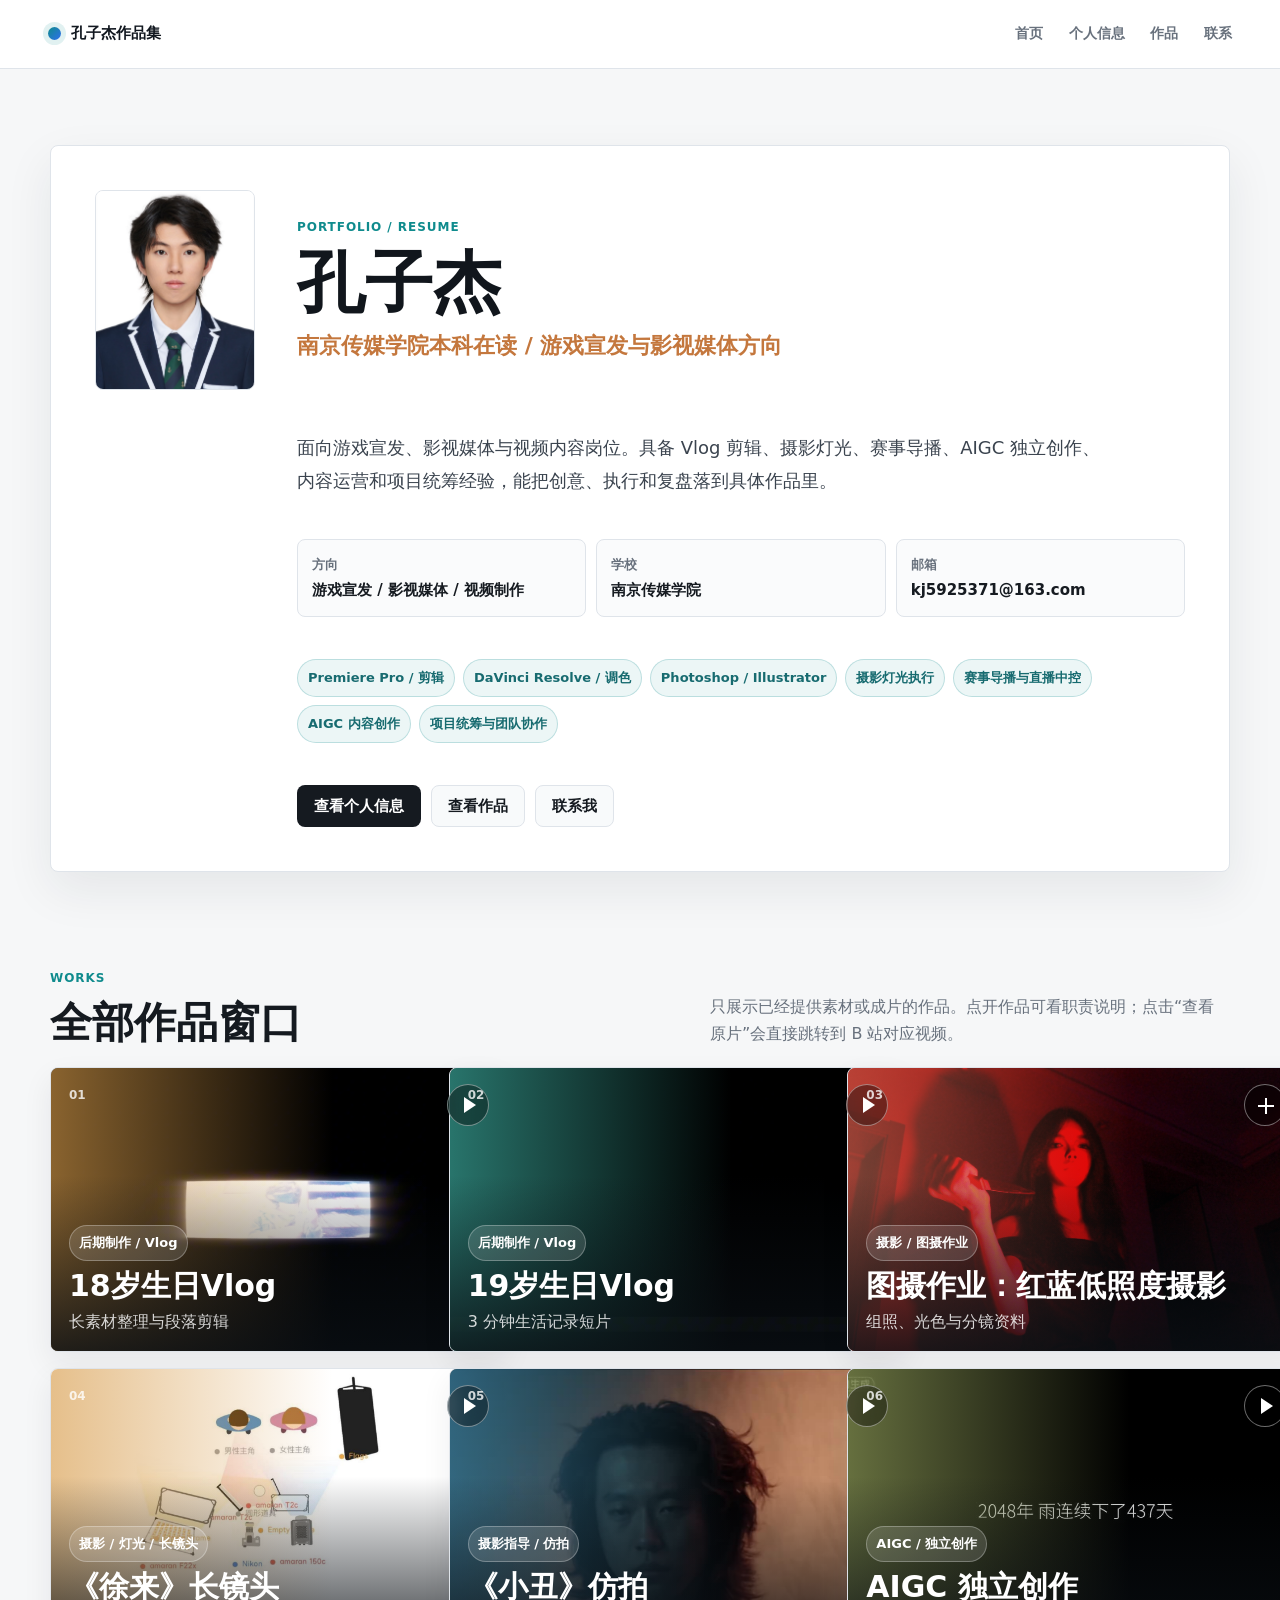
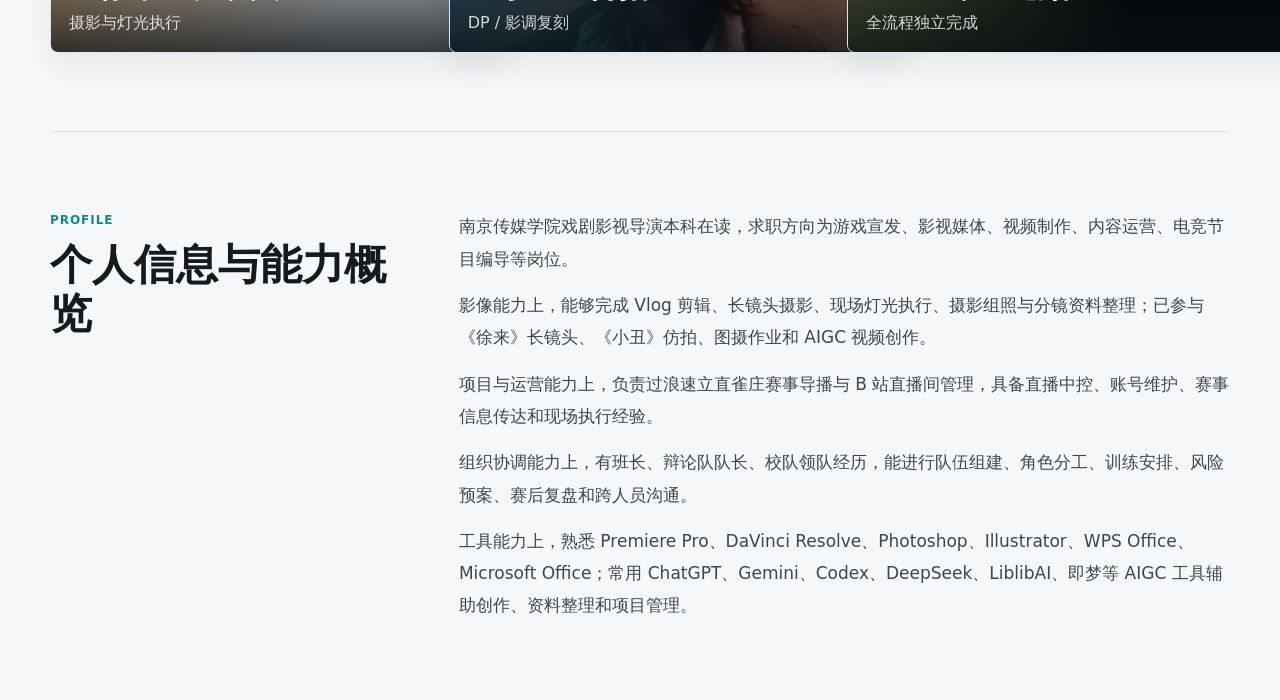
<file: index.html>
<!doctype html>
<html lang="zh-CN">
  <head>
    <meta charset="utf-8" />
    <meta name="viewport" content="width=device-width, initial-scale=1" />
    <title>视频创作者作品集</title>
    <meta
      name="description"
      content="孔子杰面试作品集：Vlog 剪辑、摄影、灯光、长镜头、仿拍、AIGC 创作与个人经历。"
    />
    <meta name="author" content="孔子杰" />
    <meta name="keywords" content="孔子杰, 视频作品集, Vlog, 摄影, 灯光, 长镜头, AIGC, 游戏宣发, 影视媒体" />
    <meta name="robots" content="index, follow" />
    <meta property="og:type" content="website" />
    <meta property="og:title" content="孔子杰视频创作者作品集" />
    <meta
      property="og:description"
      content="孔子杰面试作品集：Vlog 剪辑、摄影灯光、长镜头、仿拍、AIGC 创作与个人经历。"
    />
    <meta property="og:image" content="assets/hero-portfolio.png" />
    <meta name="twitter:card" content="summary_large_image" />
    <link rel="canonical" href="https://litu03140-sys.github.io/video-portfolio/" />
    <link rel="icon" href="assets/favicon.svg" type="image/svg+xml" />
    <link rel="preload" as="image" href="assets/hero-portfolio.png" />
    <link rel="stylesheet" href="styles.css" />
    <script type="application/ld+json" id="structured-data">{}</script>
  </head>
  <body>
    <header class="site-header">
      <a class="brand" href="#top">
        <span class="brand-mark" aria-hidden="true"></span>
        <span id="site-brand"></span>
      </a>
      <nav class="nav-links" id="site-nav" aria-label="主导航"></nav>
    </header>

    <main id="top">
      <section class="first-screen" aria-labelledby="hero-title">
        <section class="profile-panel" aria-label="个人信息">
          <div class="profile-head">
            <img class="profile-photo" id="profile-photo" src="assets/profile-kong-zijie.jpg" alt="" />
            <div>
              <p class="eyebrow" id="hero-eyebrow"></p>
              <h1 id="hero-title"></h1>
              <p class="hero-role" id="hero-role"></p>
            </div>
          </div>
          <p class="hero-copy" id="hero-copy"></p>
          <dl class="profile-facts" id="profile-facts"></dl>
          <div class="profile-tags" id="profile-tags"></div>
          <div class="hero-actions" id="hero-actions"></div>
        </section>
      </section>

      <section id="works" class="section-wrap" aria-labelledby="works-title">
        <div class="section-heading">
          <div>
            <p class="eyebrow" id="works-eyebrow"></p>
            <h2 id="works-title"></h2>
          </div>
          <p id="works-note"></p>
        </div>
        <div class="project-grid" id="project-grid"></div>
      </section>

      <section id="about" class="about section-wrap" aria-labelledby="about-title">
        <div>
          <p class="eyebrow" id="about-eyebrow"></p>
          <h2 id="about-title"></h2>
        </div>
        <div class="about-copy" id="about-copy"></div>
      </section>
    </main>

    <dialog class="project-dialog" id="project-dialog" aria-labelledby="dialog-title">
      <button class="dialog-close" id="dialog-close" type="button" aria-label="关闭">×</button>
      <div class="dialog-media" id="dialog-media"></div>
      <div class="dialog-body">
        <p class="eyebrow" id="dialog-category"></p>
        <h2 id="dialog-title"></h2>
        <p id="dialog-description"></p>
        <dl class="detail-list">
          <div>
            <dt id="dialog-role-label"></dt>
            <dd id="dialog-role"></dd>
          </div>
          <div>
            <dt id="dialog-focus-label"></dt>
            <dd id="dialog-focus"></dd>
          </div>
          <div>
            <dt id="dialog-output-label"></dt>
            <dd id="dialog-output"></dd>
          </div>
        </dl>
        <div class="dialog-gallery" id="dialog-gallery"></div>
        <div class="dialog-actions" id="dialog-actions"></div>
      </div>
    </dialog>

    <script src="content.js"></script>
    <script src="script.js"></script>
  </body>
</html>
</file>
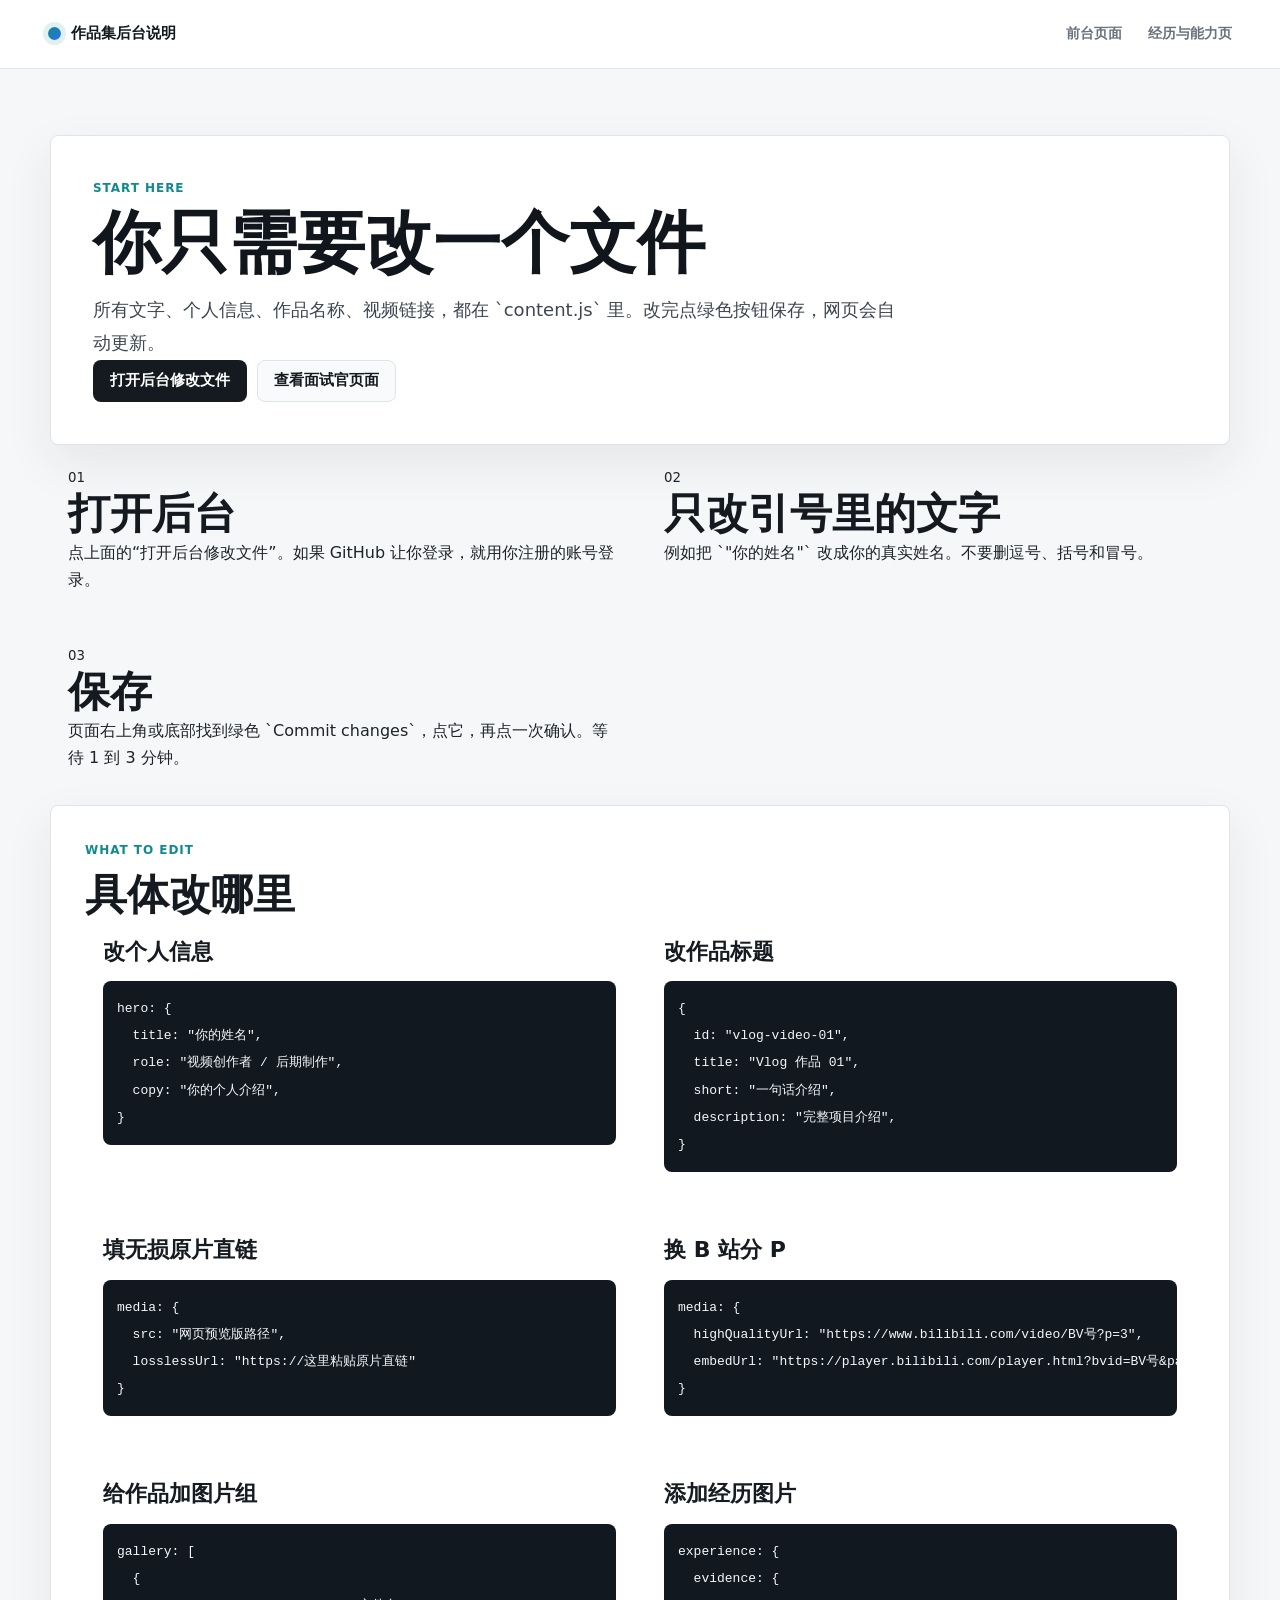
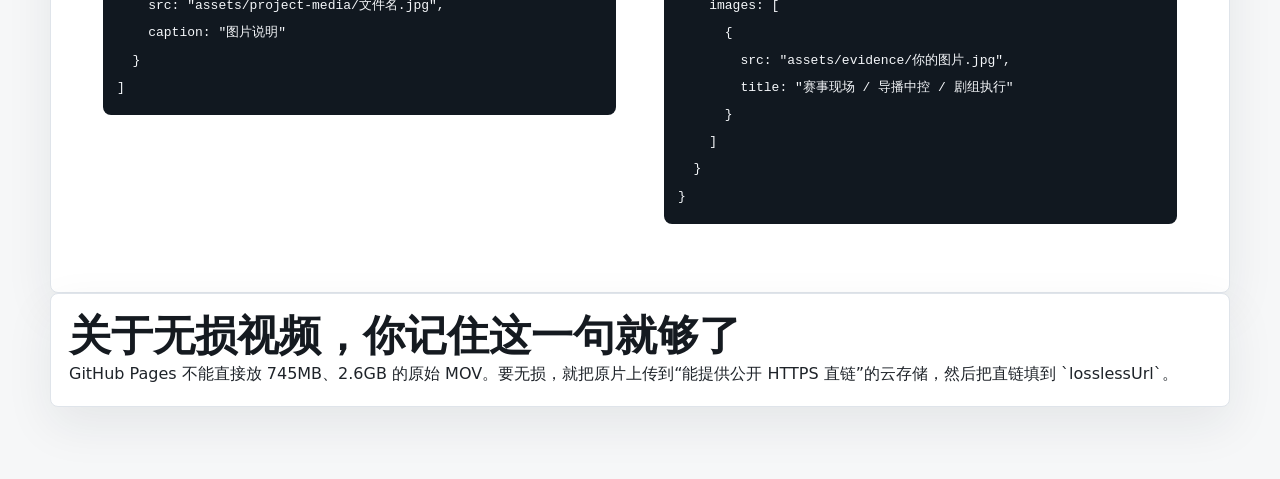
<file: admin.html>
<!doctype html>
<html lang="zh-CN">
  <head>
    <meta charset="utf-8" />
    <meta name="viewport" content="width=device-width, initial-scale=1" />
    <title>后台修改说明 | 视频作品集</title>
    <meta name="robots" content="noindex, nofollow" />
    <link rel="icon" href="assets/favicon.svg" type="image/svg+xml" />
    <link rel="stylesheet" href="styles.css" />
  </head>
  <body class="admin-page">
    <header class="site-header">
      <a class="brand" href="index.html">
        <span class="brand-mark" aria-hidden="true"></span>
        <span>作品集后台说明</span>
      </a>
      <nav class="nav-links" aria-label="后台说明导航">
        <a href="index.html">前台页面</a>
        <a href="experience.html">经历与能力页</a>
      </nav>
    </header>

    <main class="admin-main">
      <section class="admin-hero" aria-labelledby="admin-title">
        <p class="eyebrow">Start Here</p>
        <h1 id="admin-title">你只需要改一个文件</h1>
        <p>所有文字、个人信息、作品名称、视频链接，都在 `content.js` 里。改完点绿色按钮保存，网页会自动更新。</p>
        <div class="hero-actions">
          <a class="button primary" href="https://github.com/litu03140-sys/video-portfolio/edit/main/content.js">
            打开后台修改文件
          </a>
          <a class="button secondary" href="https://litu03140-sys.github.io/video-portfolio/">
            查看面试官页面
          </a>
        </div>
      </section>

      <section class="admin-steps" aria-label="修改步骤">
        <article>
          <small>01</small>
          <h2>打开后台</h2>
          <p>点上面的“打开后台修改文件”。如果 GitHub 让你登录，就用你注册的账号登录。</p>
        </article>
        <article>
          <small>02</small>
          <h2>只改引号里的文字</h2>
          <p>例如把 `"你的姓名"` 改成你的真实姓名。不要删逗号、括号和冒号。</p>
        </article>
        <article>
          <small>03</small>
          <h2>保存</h2>
          <p>页面右上角或底部找到绿色 `Commit changes`，点它，再点一次确认。等待 1 到 3 分钟。</p>
        </article>
      </section>

      <section class="admin-guide" aria-label="具体改哪里">
        <div>
          <p class="eyebrow">What To Edit</p>
          <h2>具体改哪里</h2>
        </div>
        <div class="guide-list">
          <article>
            <h3>改个人信息</h3>
            <pre><code>hero: {
  title: "你的姓名",
  role: "视频创作者 / 后期制作",
  copy: "你的个人介绍",
}</code></pre>
          </article>
          <article>
            <h3>改作品标题</h3>
            <pre><code>{
  id: "vlog-video-01",
  title: "Vlog 作品 01",
  short: "一句话介绍",
  description: "完整项目介绍",
}</code></pre>
          </article>
          <article id="lossless-url">
            <h3>填无损原片直链</h3>
            <pre><code>media: {
  src: "网页预览版路径",
  losslessUrl: "https://这里粘贴原片直链"
}</code></pre>
          </article>
          <article>
            <h3>换 B 站分 P</h3>
            <pre><code>media: {
  highQualityUrl: "https://www.bilibili.com/video/BV号?p=3",
  embedUrl: "https://player.bilibili.com/player.html?bvid=BV号&page=3&high_quality=1&autoplay=0"
}</code></pre>
          </article>
          <article>
            <h3>给作品加图片组</h3>
            <pre><code>gallery: [
  {
    src: "assets/project-media/文件名.jpg",
    caption: "图片说明"
  }
]</code></pre>
          </article>
          <article>
            <h3>添加经历图片</h3>
            <pre><code>experience: {
  evidence: {
    images: [
      {
        src: "assets/evidence/你的图片.jpg",
        title: "赛事现场 / 导播中控 / 剧组执行"
      }
    ]
  }
}</code></pre>
          </article>
        </div>
      </section>

      <section class="admin-warning">
        <h2>关于无损视频，你记住这一句就够了</h2>
        <p>GitHub Pages 不能直接放 745MB、2.6GB 的原始 MOV。要无损，就把原片上传到“能提供公开 HTTPS 直链”的云存储，然后把直链填到 `losslessUrl`。</p>
      </section>
    </main>
  </body>
</html>
</file>
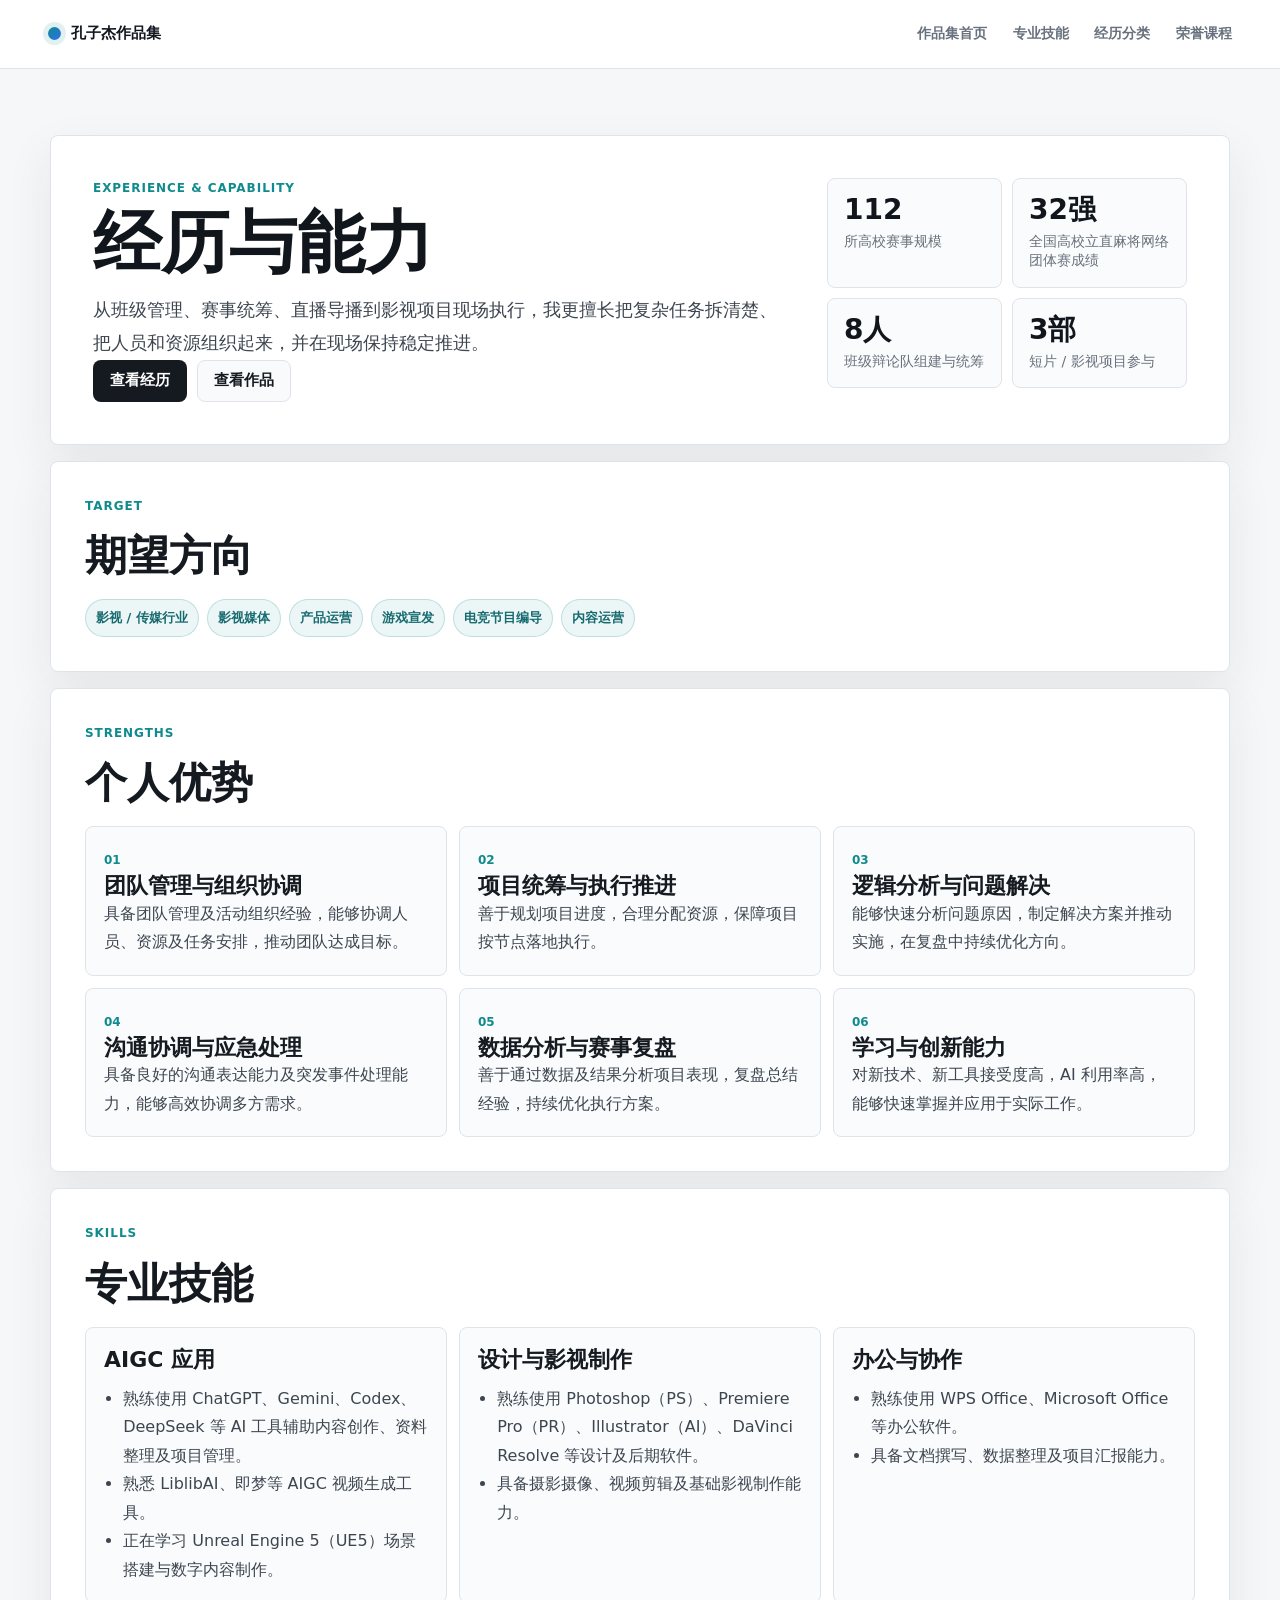
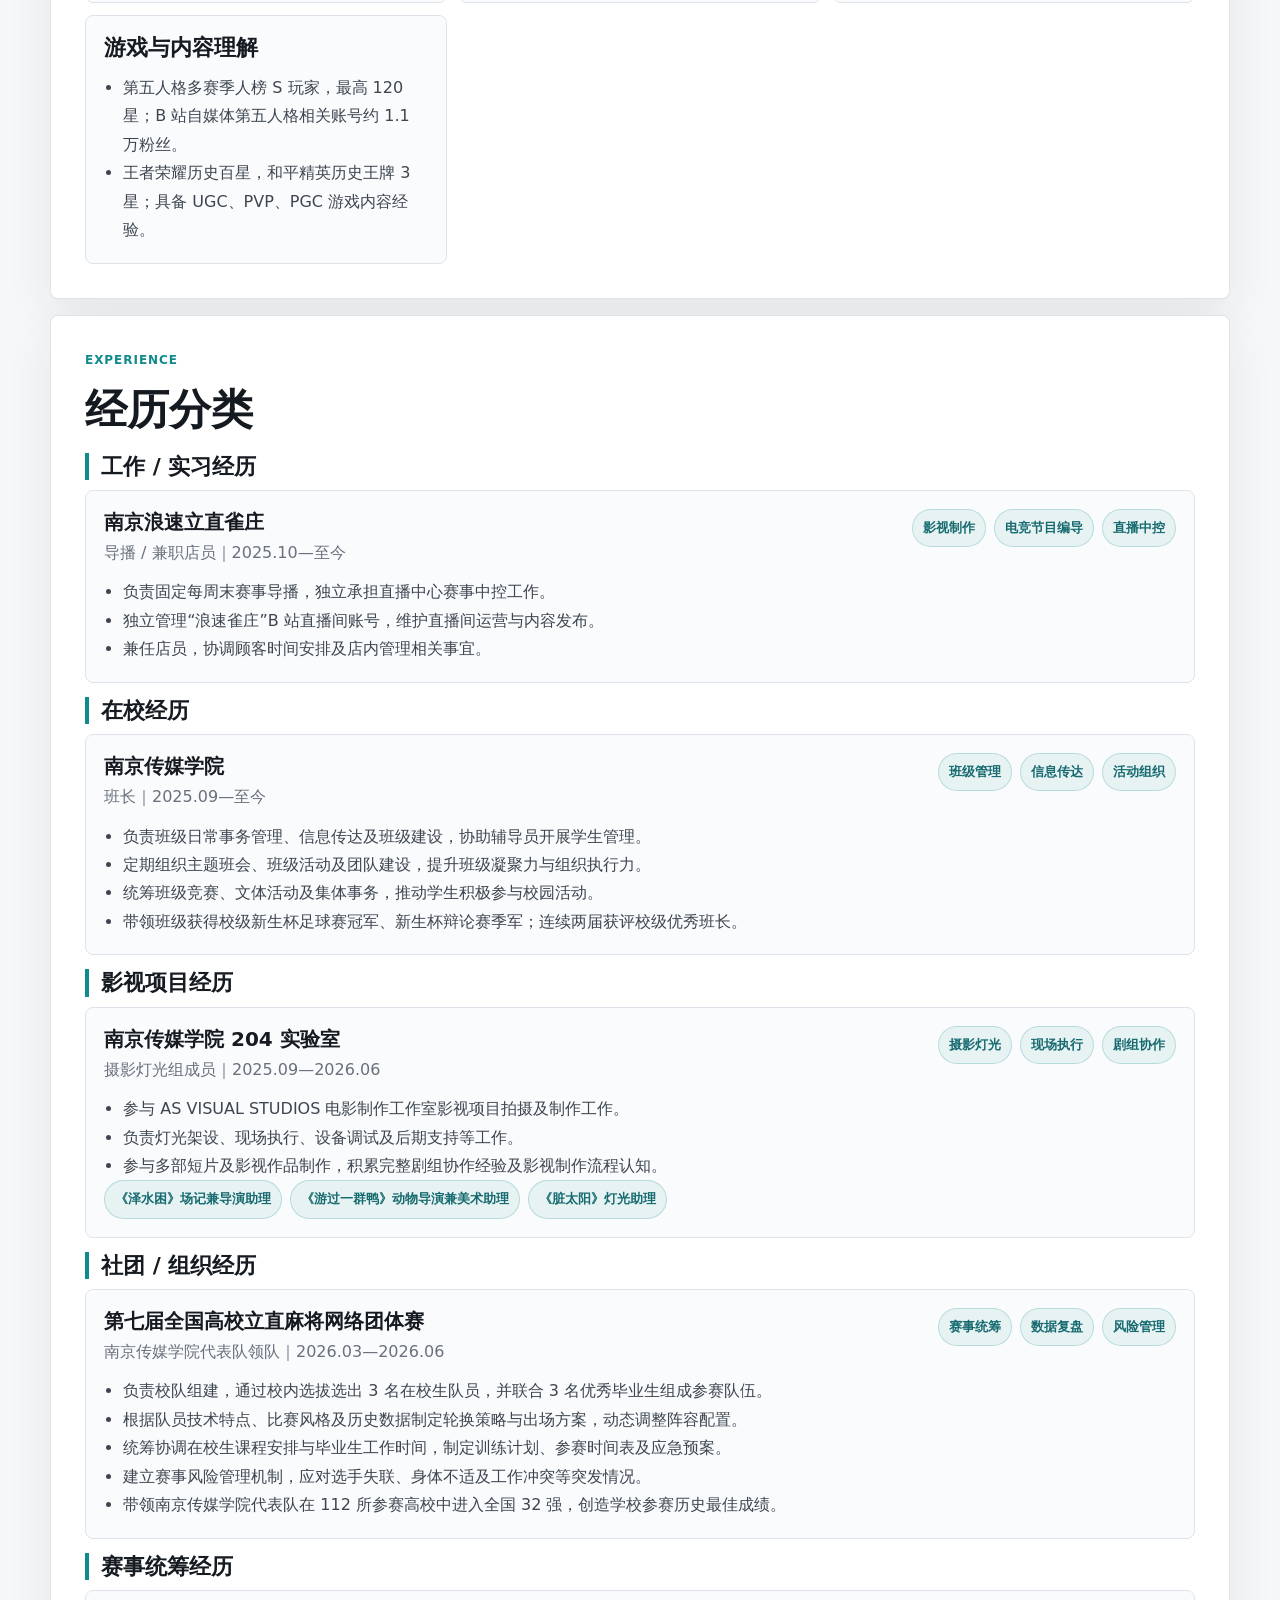
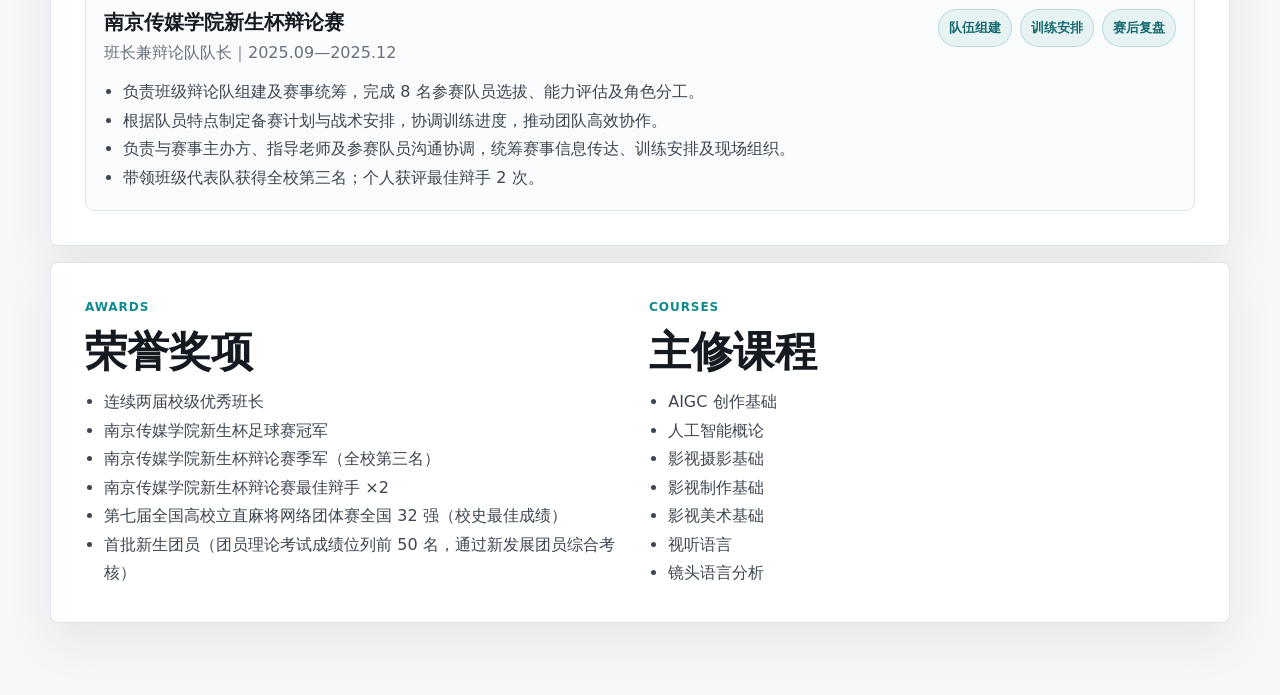
<file: experience.html>
<!doctype html>
<html lang="zh-CN">
  <head>
    <meta charset="utf-8" />
    <meta name="viewport" content="width=device-width, initial-scale=1" />
    <title>经历与能力 | 孔子杰作品集</title>
    <meta
      name="description"
      content="孔子杰的个人优势、专业技能、影视项目、赛事统筹与导播运营经历。"
    />
    <meta name="robots" content="index, follow" />
    <link rel="canonical" href="https://litu03140-sys.github.io/video-portfolio/experience.html" />
    <link rel="icon" href="assets/favicon.svg" type="image/svg+xml" />
    <link rel="stylesheet" href="styles.css" />
  </head>
  <body class="experience-page">
    <header class="site-header">
      <a class="brand" href="index.html">
        <span class="brand-mark" aria-hidden="true"></span>
        <span id="experience-brand"></span>
      </a>
      <nav class="nav-links" aria-label="经历页面导航">
        <a href="index.html">作品集首页</a>
        <a href="#skills">专业技能</a>
        <a href="#experience-groups">经历分类</a>
        <a href="#awards">荣誉课程</a>
      </nav>
    </header>

    <main class="experience-main">
      <section class="experience-hero" aria-labelledby="experience-title">
        <div>
          <p class="eyebrow" id="experience-eyebrow"></p>
          <h1 id="experience-title"></h1>
          <p id="experience-copy"></p>
          <div class="hero-actions">
            <a class="button primary" href="#experience-groups">查看经历</a>
            <a class="button secondary" href="index.html#works">查看作品</a>
          </div>
        </div>
        <div class="experience-stats" id="experience-stats"></div>
      </section>

      <section class="experience-section" aria-labelledby="roles-title">
        <div class="experience-heading">
          <p class="eyebrow">Target</p>
          <h2 id="roles-title">期望方向</h2>
        </div>
        <div class="role-strip" id="role-strip"></div>
      </section>

      <section class="experience-section" aria-labelledby="strength-title">
        <div class="experience-heading">
          <p class="eyebrow">Strengths</p>
          <h2 id="strength-title">个人优势</h2>
        </div>
        <div class="strength-grid" id="strength-grid"></div>
      </section>

      <section id="skills" class="experience-section" aria-labelledby="skill-title">
        <div class="experience-heading">
          <p class="eyebrow">Skills</p>
          <h2 id="skill-title">专业技能</h2>
        </div>
        <div class="skill-grid" id="skill-grid"></div>
      </section>

      <section id="experience-groups" class="experience-section" aria-labelledby="timeline-title">
        <div class="experience-heading">
          <p class="eyebrow">Experience</p>
          <h2 id="timeline-title">经历分类</h2>
        </div>
        <div class="timeline-list" id="timeline-list"></div>
      </section>

      <section id="awards" class="experience-section split-section" aria-label="荣誉奖项与主修课程">
        <article>
          <p class="eyebrow">Awards</p>
          <h2>荣誉奖项</h2>
          <ul id="award-list"></ul>
        </article>
        <article>
          <p class="eyebrow">Courses</p>
          <h2>主修课程</h2>
          <ul id="course-list"></ul>
        </article>
      </section>
    </main>

    <script src="content.js"></script>
    <script src="experience.js"></script>
  </body>
</html>
</file>
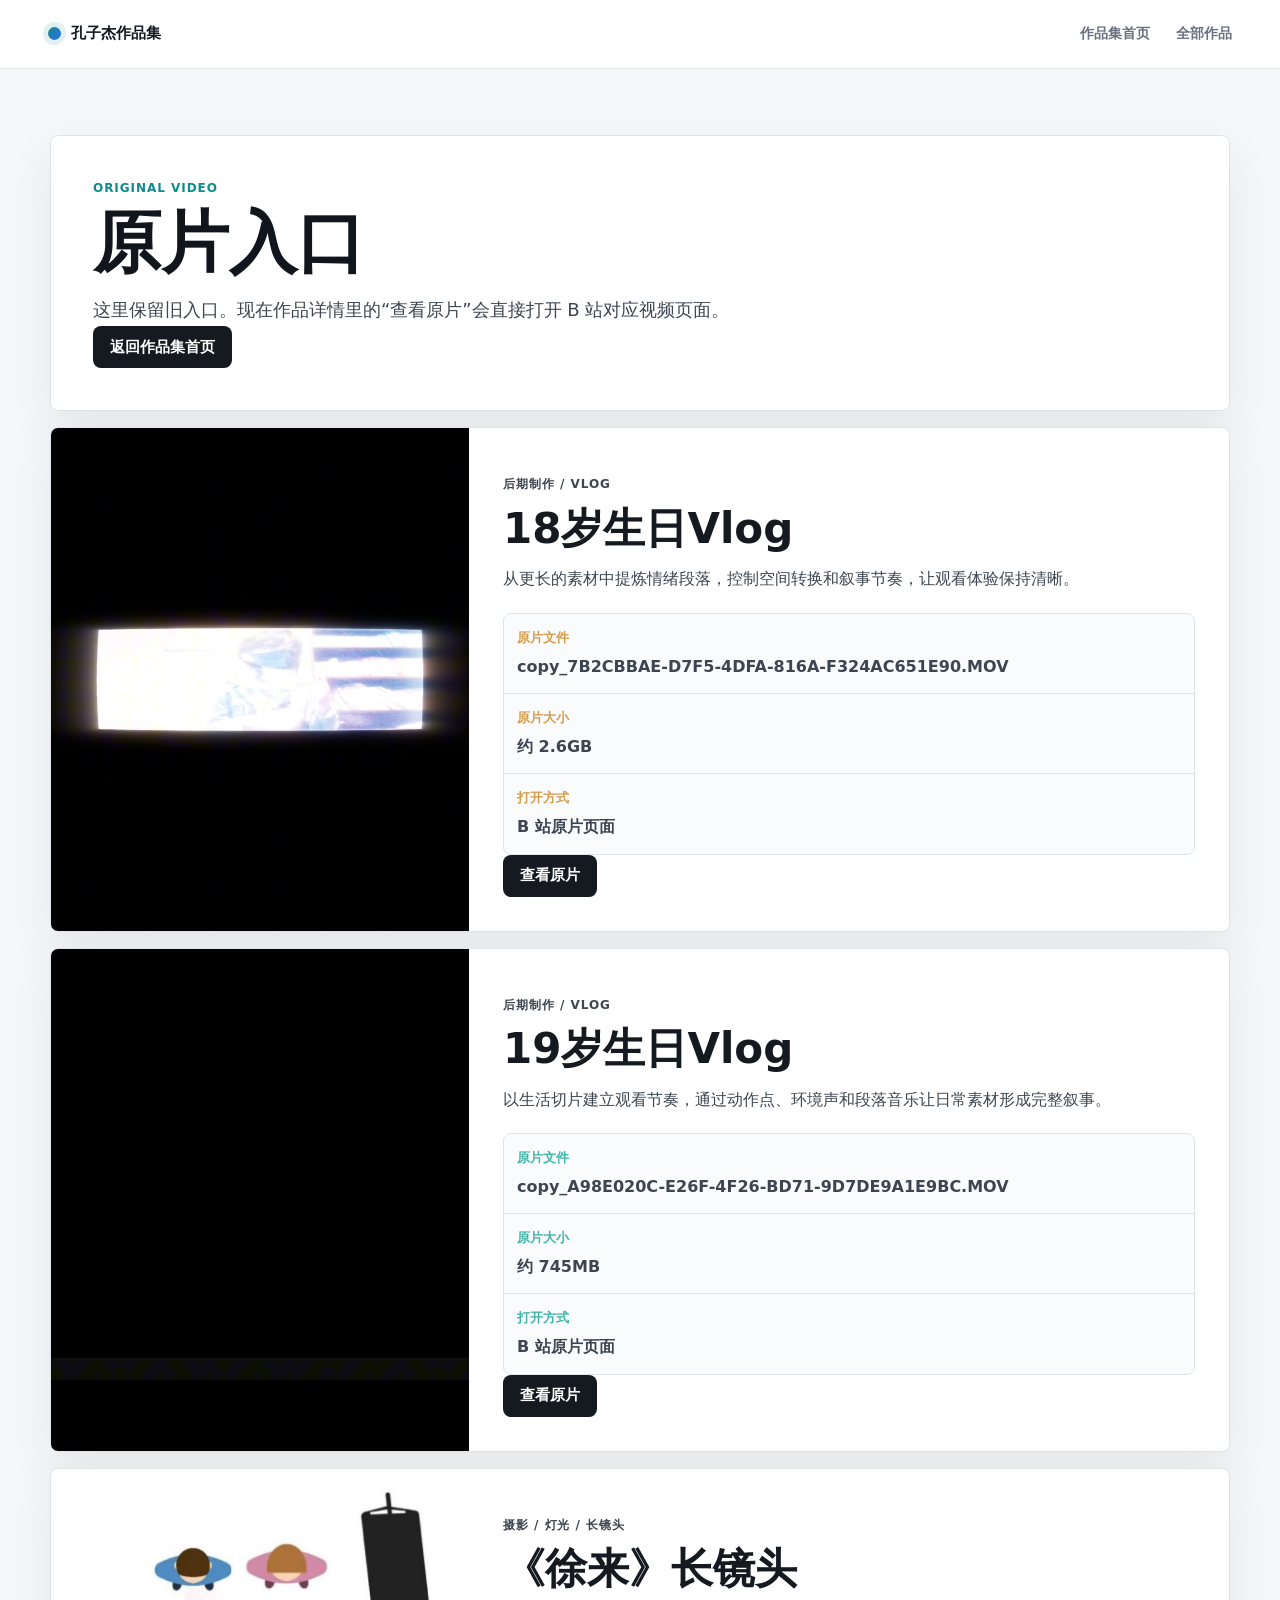
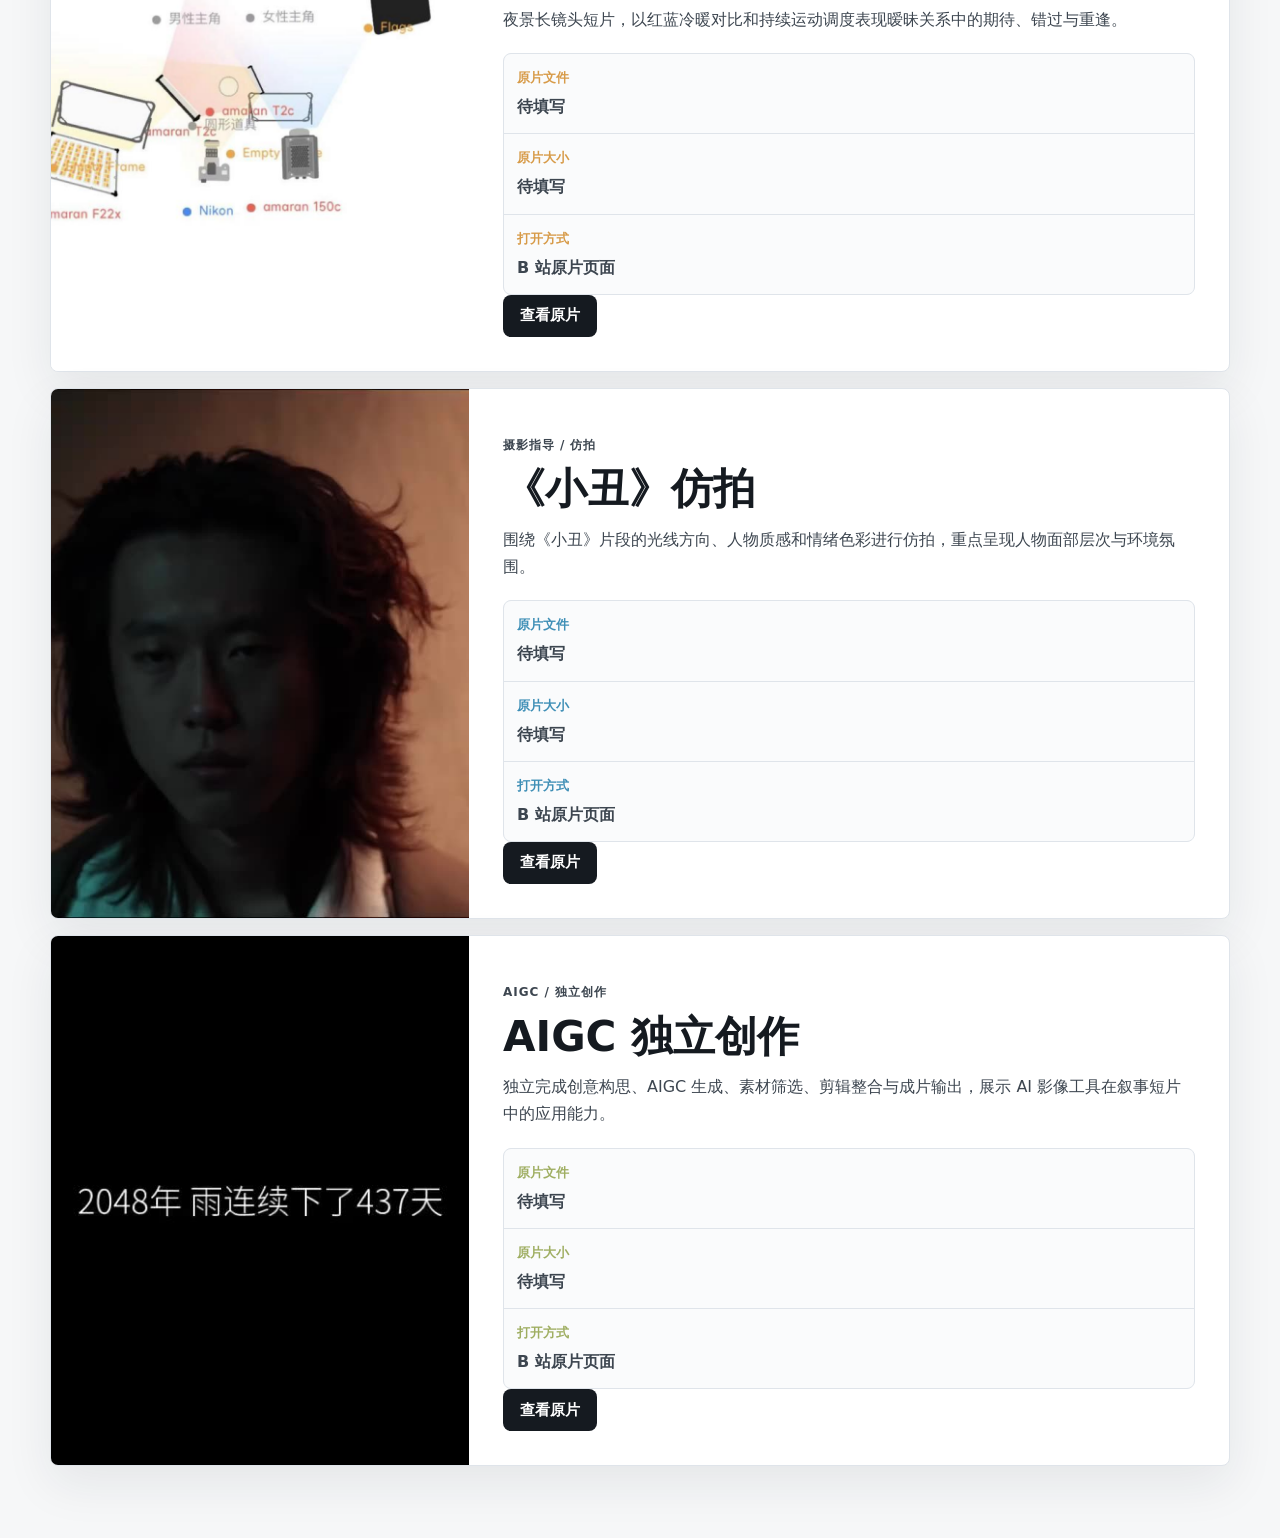
<file: lossless.html>
<!doctype html>
<html lang="zh-CN">
  <head>
    <meta charset="utf-8" />
    <meta name="viewport" content="width=device-width, initial-scale=1" />
    <title>原片入口 | 视频创作者作品集</title>
    <meta
      name="description"
      content="视频创作者作品集原片入口，可直接打开 B 站对应视频。"
    />
    <meta name="robots" content="noindex, follow" />
    <link rel="canonical" href="https://litu03140-sys.github.io/video-portfolio/lossless.html" />
    <link rel="icon" href="assets/favicon.svg" type="image/svg+xml" />
    <link rel="stylesheet" href="styles.css" />
  </head>
  <body class="lossless-page">
    <header class="site-header">
      <a class="brand" href="index.html">
        <span class="brand-mark" aria-hidden="true"></span>
        <span id="site-brand"></span>
      </a>
      <nav class="nav-links" aria-label="原片页导航">
        <a href="index.html">作品集首页</a>
        <a href="index.html#works">全部作品</a>
      </nav>
    </header>

    <main class="lossless-main">
      <section class="lossless-hero" aria-labelledby="lossless-title">
        <p class="eyebrow" id="lossless-eyebrow"></p>
        <h1 id="lossless-title"></h1>
        <p id="lossless-copy"></p>
        <div class="hero-actions">
          <a class="button primary" href="index.html" id="lossless-back"></a>
        </div>
      </section>

      <section class="lossless-list" id="lossless-list" aria-label="原片列表"></section>
    </main>

    <script src="content.js"></script>
    <script src="lossless.js"></script>
  </body>
</html>
</file>
<file: styles.css>
:root {
  color-scheme: light;
  --page: #f6f7f8;
  --paper: #ffffff;
  --ink: #1e2329;
  --muted: #68717d;
  --soft: #eef1f4;
  --line: #dfe4ea;
  --accent: #0f8b8d;
  --accent-2: #2f6fed;
  --warm: #c4773d;
  --danger: #b6534b;
  --shadow: 0 18px 48px rgba(24, 34, 45, 0.08);
  --radius: 8px;
  font-family:
    "PingFang SC", "Hiragino Sans GB", "Microsoft YaHei", "Noto Sans CJK SC",
    system-ui, -apple-system, BlinkMacSystemFont, "Segoe UI", sans-serif;
}

* {
  box-sizing: border-box;
}

html {
  scroll-behavior: smooth;
}

body {
  margin: 0;
  overflow-x: hidden;
  background: var(--page);
  color: var(--ink);
  font-size: 16px;
  line-height: 1.7;
  letter-spacing: 0;
}

body::selection {
  background: rgba(15, 139, 141, 0.18);
}

a {
  color: inherit;
  text-decoration: none;
}

button,
a {
  -webkit-tap-highlight-color: transparent;
}

button {
  font: inherit;
}

h1,
h2,
h3,
h4,
p {
  margin: 0;
  min-width: 0;
  overflow-wrap: anywhere;
}

h1 {
  color: #11161c;
  font-size: clamp(42px, 6vw, 68px);
  line-height: 1.04;
  letter-spacing: 0;
}

h2 {
  color: #151a20;
  font-size: clamp(28px, 3.8vw, 42px);
  line-height: 1.16;
  letter-spacing: 0;
}

h3 {
  color: #161b21;
  font-size: 22px;
  line-height: 1.25;
  letter-spacing: 0;
}

h4 {
  color: #161b21;
  font-size: 20px;
  line-height: 1.3;
  letter-spacing: 0;
}

.site-header {
  position: sticky;
  z-index: 20;
  top: 0;
  display: flex;
  align-items: center;
  justify-content: space-between;
  gap: 18px;
  padding: 14px clamp(18px, 4vw, 48px);
  border-bottom: 1px solid var(--line);
  background: rgba(255, 255, 255, 0.92);
  backdrop-filter: blur(18px);
}

.brand {
  display: inline-flex;
  align-items: center;
  gap: 10px;
  min-width: max-content;
  color: #121820;
  font-size: 15px;
  font-weight: 800;
}

.brand-mark {
  width: 13px;
  height: 13px;
  border-radius: 50%;
  background: linear-gradient(135deg, var(--accent), var(--accent-2));
  box-shadow: 0 0 0 5px rgba(15, 139, 141, 0.12);
}

.nav-links {
  display: flex;
  align-items: center;
  gap: clamp(12px, 2vw, 26px);
  color: var(--muted);
  font-size: 14px;
  font-weight: 650;
  white-space: nowrap;
}

.nav-links a {
  padding: 8px 0;
}

.nav-links a:hover,
.nav-links a:focus-visible {
  color: var(--accent);
}

.first-screen {
  width: min(1180px, calc(100% - 40px));
  margin: 0 auto;
  padding: clamp(36px, 7vw, 76px) 0 18px;
}

.profile-panel {
  display: grid;
  grid-template-columns: 160px minmax(0, 1fr);
  gap: clamp(22px, 4vw, 42px);
  align-items: center;
  padding: clamp(24px, 5vw, 44px);
  border: 1px solid var(--line);
  border-radius: var(--radius);
  background: var(--paper);
  box-shadow: var(--shadow);
}

.profile-head {
  display: contents;
}

.profile-head > div {
  min-width: 0;
}

.profile-photo {
  width: 160px;
  aspect-ratio: 4 / 5;
  object-fit: cover;
  border-radius: var(--radius);
  border: 1px solid var(--line);
  background: var(--soft);
}

.eyebrow {
  margin-bottom: 10px;
  color: var(--accent);
  font-size: 12px;
  font-weight: 850;
  letter-spacing: 0.08em;
  text-transform: uppercase;
}

.hero-role {
  margin-top: 12px;
  color: var(--warm);
  font-size: clamp(17px, 2vw, 22px);
  font-weight: 760;
  line-height: 1.45;
}

.hero-copy {
  grid-column: 2;
  max-width: 820px;
  color: #3b444f;
  font-size: 18px;
  line-height: 1.82;
}

.profile-facts {
  grid-column: 2;
  display: grid;
  grid-template-columns: repeat(3, minmax(0, 1fr));
  gap: 10px;
  margin: 0;
}

.profile-facts div {
  min-width: 0;
  padding: 14px;
  border: 1px solid var(--line);
  border-radius: var(--radius);
  background: #fafbfc;
}

.profile-facts dt,
.profile-facts dd {
  margin: 0;
}

.profile-facts dt {
  margin-bottom: 4px;
  color: var(--muted);
  font-size: 13px;
  font-weight: 650;
}

.profile-facts dd {
  color: #161b21;
  font-size: 15px;
  font-weight: 760;
  line-height: 1.45;
}

.profile-tags {
  grid-column: 2;
  display: flex;
  flex-wrap: wrap;
  gap: 8px;
}

.profile-tags span,
.window-group,
.timeline-tags span,
.project-roles span,
.role-strip span {
  border: 1px solid rgba(15, 139, 141, 0.22);
  border-radius: 999px;
  background: rgba(15, 139, 141, 0.08);
  color: #176b70;
  font-size: 13px;
  font-weight: 720;
}

.profile-tags span {
  padding: 7px 10px;
}

.hero-actions,
.dialog-actions {
  grid-column: 2;
  display: flex;
  flex-wrap: wrap;
  gap: 10px;
}

.button {
  min-height: 42px;
  display: inline-flex;
  align-items: center;
  justify-content: center;
  padding: 0 16px;
  border: 1px solid var(--line);
  border-radius: var(--radius);
  background: var(--paper);
  color: #151a20;
  font-size: 15px;
  font-weight: 780;
  cursor: pointer;
  transition:
    transform 160ms ease,
    border-color 160ms ease,
    background 160ms ease;
}

.button:hover,
.button:focus-visible {
  transform: translateY(-1px);
  border-color: rgba(15, 139, 141, 0.45);
}

.button.primary {
  border-color: transparent;
  background: #151a20;
  color: #ffffff;
}

.button.secondary {
  background: #f8fafb;
}

.section-wrap {
  width: min(1180px, calc(100% - 40px));
  margin: 0 auto;
  padding: clamp(42px, 7vw, 78px) 0;
}

.section-heading,
.panel-heading {
  display: flex;
  align-items: flex-end;
  justify-content: space-between;
  gap: 22px;
  margin-bottom: 20px;
}

.section-heading p:last-child,
.panel-heading p:last-child {
  max-width: 520px;
  color: var(--muted);
  font-size: 16px;
  line-height: 1.7;
}

.project-grid {
  display: grid;
  grid-template-columns: repeat(3, minmax(0, 1fr));
  gap: 16px;
}

.project-window {
  position: relative;
  min-width: 0;
  min-height: 285px;
  overflow: hidden;
  border: 1px solid var(--line);
  border-radius: var(--radius);
  background: var(--paper);
  color: var(--ink);
  cursor: pointer;
  text-align: left;
  box-shadow: 0 12px 30px rgba(24, 34, 45, 0.07);
  transition:
    transform 180ms ease,
    border-color 180ms ease,
    box-shadow 180ms ease;
}

.project-window:hover,
.project-window:focus-visible {
  transform: translateY(-3px);
  border-color: color-mix(in srgb, var(--accent), #ffffff 35%);
  box-shadow: 0 18px 42px rgba(24, 34, 45, 0.12);
}

.project-window.standard,
.project-window.spotlight {
  aspect-ratio: 16 / 10;
}

.project-window img,
.project-window .window-overlay {
  position: absolute;
  inset: 0;
  width: 100%;
  height: 100%;
}

.project-window img {
  object-fit: cover;
  transition: transform 500ms ease;
}

.project-window:hover img,
.project-window:focus-visible img {
  transform: scale(1.035);
}

.window-overlay {
  background:
    linear-gradient(0deg, rgba(10, 15, 20, 0.82), transparent 62%),
    linear-gradient(90deg, color-mix(in srgb, var(--accent), transparent 36%), transparent 62%);
}

.play-indicator,
.detail-indicator {
  position: absolute;
  z-index: 2;
  top: 16px;
  right: 16px;
  width: 42px;
  height: 42px;
  border: 1px solid rgba(255, 255, 255, 0.42);
  border-radius: 50%;
  background: rgba(0, 0, 0, 0.38);
  backdrop-filter: blur(10px);
}

.play-indicator::before {
  content: "";
  position: absolute;
  top: 50%;
  left: 55%;
  width: 0;
  height: 0;
  transform: translate(-50%, -50%);
  border-top: 8px solid transparent;
  border-bottom: 8px solid transparent;
  border-left: 12px solid #ffffff;
}

.detail-indicator::before,
.detail-indicator::after {
  content: "";
  position: absolute;
  background: #ffffff;
}

.detail-indicator::before {
  top: 20px;
  left: 13px;
  width: 16px;
  height: 2px;
}

.detail-indicator::after {
  top: 13px;
  left: 20px;
  width: 2px;
  height: 16px;
}

.window-number {
  position: absolute;
  z-index: 2;
  top: 17px;
  left: 18px;
  color: rgba(255, 255, 255, 0.8);
  font-size: 12px;
  font-weight: 850;
}

.window-text {
  position: absolute;
  z-index: 2;
  left: 18px;
  right: 18px;
  bottom: 18px;
  display: grid;
  gap: 8px;
  color: #ffffff;
}

.window-group {
  width: max-content;
  max-width: 100%;
  padding: 6px 9px;
  border-color: rgba(255, 255, 255, 0.28);
  background: rgba(255, 255, 255, 0.14);
  color: #ffffff;
}

.window-text strong {
  font-size: clamp(21px, 2.5vw, 30px);
  line-height: 1.12;
}

.window-text span:last-child {
  color: rgba(255, 255, 255, 0.82);
  line-height: 1.45;
}

.about {
  display: grid;
  grid-template-columns: minmax(220px, 0.45fr) minmax(0, 1fr);
  gap: clamp(28px, 5vw, 62px);
  border-top: 1px solid var(--line);
}

.about-copy {
  display: grid;
  gap: 14px;
  color: #3d4650;
  font-size: 17px;
  line-height: 1.9;
}

.project-dialog {
  width: min(980px, calc(100% - 30px));
  max-height: calc(100% - 30px);
  padding: 0;
  overflow: auto;
  border: 1px solid var(--line);
  border-radius: var(--radius);
  background: var(--paper);
  color: var(--ink);
  box-shadow: 0 24px 80px rgba(0, 0, 0, 0.18);
}

.project-dialog::backdrop {
  background: rgba(12, 18, 24, 0.55);
  backdrop-filter: blur(8px);
}

.dialog-close {
  position: absolute;
  z-index: 4;
  top: 12px;
  right: 12px;
  width: 38px;
  height: 38px;
  border: 1px solid rgba(255, 255, 255, 0.42);
  border-radius: 50%;
  background: rgba(0, 0, 0, 0.38);
  color: #ffffff;
  cursor: pointer;
  font-size: 24px;
  line-height: 1;
}

.dialog-media {
  aspect-ratio: 16 / 9;
  background: #0d1116;
}

.dialog-media img,
.dialog-media video,
.dialog-media iframe {
  display: block;
  width: 100%;
  height: 100%;
  border: 0;
}

.dialog-media img {
  object-fit: cover;
}

.dialog-media video {
  object-fit: contain;
}

.dialog-body {
  padding: clamp(22px, 4vw, 36px);
}

.dialog-body p {
  color: #3d4650;
  font-size: 17px;
  line-height: 1.85;
}

.detail-list {
  display: grid;
  grid-template-columns: repeat(3, minmax(0, 1fr));
  gap: 1px;
  margin: 22px 0 0;
  overflow: hidden;
  border: 1px solid var(--line);
  border-radius: var(--radius);
  background: var(--line);
}

.detail-list div {
  min-width: 0;
  padding: 15px;
  background: #fafbfc;
}

.detail-list dt,
.detail-list dd {
  margin: 0;
}

.detail-list dt {
  margin-bottom: 6px;
  color: var(--accent);
  font-size: 13px;
  font-weight: 850;
}

.detail-list dd {
  color: #3d4650;
  line-height: 1.65;
}

.dialog-gallery {
  margin-top: 24px;
}

.dialog-gallery:empty {
  display: none;
}

.dialog-gallery h3 {
  margin: 0 0 12px;
  font-size: 19px;
}

.gallery-grid {
  display: grid;
  grid-template-columns: repeat(3, minmax(0, 1fr));
  gap: 10px;
}

.gallery-item {
  min-width: 0;
  overflow: hidden;
  border: 1px solid var(--line);
  border-radius: var(--radius);
  background: #fafbfc;
}

.gallery-item img {
  display: block;
  width: 100%;
  aspect-ratio: 4 / 3;
  object-fit: cover;
  background: #0d1116;
}

.gallery-item span {
  min-height: 42px;
  display: flex;
  align-items: center;
  padding: 10px 11px;
  color: #4a535e;
  font-size: 13px;
  line-height: 1.35;
}

.lossless-main,
.admin-main,
.experience-main {
  width: min(1180px, calc(100% - 40px));
  margin: 0 auto;
  padding: clamp(34px, 6vw, 66px) 0 72px;
}

.lossless-hero,
.admin-hero,
.experience-hero,
.experience-section,
.admin-guide,
.admin-warning,
.lossless-card {
  border: 1px solid var(--line);
  border-radius: var(--radius);
  background: var(--paper);
  box-shadow: var(--shadow);
}

.lossless-hero,
.admin-hero,
.experience-hero {
  padding: clamp(24px, 5vw, 42px);
}

.experience-hero {
  display: grid;
  grid-template-columns: minmax(0, 1fr) 360px;
  gap: clamp(24px, 5vw, 42px);
  align-items: start;
}

.experience-hero p:not(.eyebrow),
.lossless-hero p:not(.eyebrow),
.admin-hero p:not(.eyebrow) {
  max-width: 820px;
  margin-top: 14px;
  color: #3d4650;
  font-size: 18px;
  line-height: 1.86;
}

.experience-stats {
  display: grid;
  grid-template-columns: repeat(2, minmax(0, 1fr));
  gap: 10px;
}

.experience-stats div {
  padding: 16px;
  border: 1px solid var(--line);
  border-radius: var(--radius);
  background: #fafbfc;
}

.experience-stats strong {
  display: block;
  color: #11161c;
  font-size: 28px;
  line-height: 1.1;
}

.experience-stats span {
  display: block;
  margin-top: 6px;
  color: var(--muted);
  font-size: 14px;
  line-height: 1.4;
}

.experience-section {
  margin-top: 16px;
  padding: clamp(22px, 4vw, 34px);
}

.experience-heading {
  display: grid;
  gap: 6px;
  margin-bottom: 18px;
}

.experience-heading p:not(.eyebrow) {
  color: var(--muted);
  font-size: 16px;
}

.role-strip,
.project-roles,
.timeline-tags {
  display: flex;
  flex-wrap: wrap;
  gap: 8px;
}

.role-strip span,
.project-roles span,
.timeline-tags span {
  padding: 7px 10px;
}

.strength-grid,
.skill-grid {
  display: grid;
  grid-template-columns: repeat(3, minmax(0, 1fr));
  gap: 12px;
}

.strength-grid article,
.skill-grid article {
  padding: 18px;
  border: 1px solid var(--line);
  border-radius: var(--radius);
  background: #fafbfc;
}

.strength-grid small {
  color: var(--accent);
  font-size: 12px;
  font-weight: 900;
}

.strength-grid p,
.skill-grid li,
.timeline-card li,
.split-section li {
  color: #3d4650;
  line-height: 1.78;
}

.skill-grid ul,
.timeline-card ul,
.split-section ul {
  margin: 12px 0 0;
  padding-left: 1.2em;
}

.timeline-list {
  display: grid;
  gap: 14px;
}

.timeline-group {
  display: grid;
  gap: 10px;
}

.timeline-group > h3 {
  padding-left: 12px;
  border-left: 4px solid var(--accent);
}

.timeline-card {
  padding: 18px;
  border: 1px solid var(--line);
  border-radius: var(--radius);
  background: #fafbfc;
}

.timeline-header {
  display: flex;
  align-items: flex-start;
  justify-content: space-between;
  gap: 18px;
}

.timeline-header p {
  margin-top: 4px;
  color: var(--muted);
}

.split-section {
  display: grid;
  grid-template-columns: repeat(2, minmax(0, 1fr));
  gap: 18px;
}

.split-section article {
  min-width: 0;
}

.lossless-list {
  display: grid;
  gap: 16px;
  margin-top: 16px;
}

.lossless-card {
  display: grid;
  grid-template-columns: minmax(280px, 0.55fr) minmax(0, 1fr);
  overflow: hidden;
}

.lossless-player {
  min-height: 260px;
  background: #0d1116;
}

.lossless-player img,
.lossless-player video {
  width: 100%;
  height: 100%;
  display: block;
  object-fit: cover;
}

.lossless-card-body {
  padding: clamp(20px, 4vw, 34px);
}

.lossless-card-body > p {
  margin-top: 12px;
  color: #3d4650;
}

.lossless-meta {
  display: grid;
  gap: 1px;
  margin: 20px 0 0;
  overflow: hidden;
  border: 1px solid var(--line);
  border-radius: var(--radius);
  background: var(--line);
}

.lossless-meta div {
  padding: 13px;
  background: #fafbfc;
}

.lossless-meta dt,
.lossless-meta dd {
  margin: 0;
}

.lossless-meta dt {
  color: var(--accent);
  font-size: 13px;
  font-weight: 850;
}

.lossless-meta dd {
  margin-top: 4px;
  color: #3d4650;
  font-weight: 700;
}

.admin-guide {
  margin-top: 16px;
  padding: clamp(22px, 4vw, 34px);
}

.admin-steps,
.guide-list {
  display: grid;
  grid-template-columns: repeat(2, minmax(0, 1fr));
  gap: 12px;
}

.admin-steps article,
.guide-list article,
.admin-warning {
  padding: 18px;
}

pre {
  overflow: auto;
  padding: 14px;
  border-radius: var(--radius);
  background: #111820;
  color: #f5f7fa;
}

code {
  font-family: "SFMono-Regular", Consolas, monospace;
  font-size: 13px;
}

@media (max-width: 980px) {
  .profile-panel,
  .experience-hero,
  .about,
  .lossless-card,
  .split-section {
    grid-template-columns: 1fr;
  }

  .profile-head {
    display: grid;
    grid-template-columns: 118px minmax(0, 1fr);
    gap: 18px;
  }

  .profile-photo {
    width: 118px;
  }

  .hero-copy,
  .profile-facts,
  .profile-tags,
  .hero-actions {
    grid-column: 1;
  }

  .project-grid,
  .strength-grid,
  .skill-grid {
    grid-template-columns: repeat(2, minmax(0, 1fr));
  }
}

@media (max-width: 700px) {
  body {
    font-size: 15px;
  }

  .site-header {
    align-items: flex-start;
    flex-direction: column;
    gap: 8px;
  }

  .nav-links {
    width: 100%;
    overflow-x: auto;
    padding-bottom: 2px;
  }

  .first-screen,
  .section-wrap,
  .lossless-main,
  .admin-main,
  .experience-main {
    width: min(100% - 28px, 1180px);
  }

  .profile-panel {
    padding: 20px;
  }

  .profile-head {
    grid-template-columns: 88px minmax(0, 1fr);
  }

  .profile-photo {
    width: 88px;
  }

  h1 {
    font-size: 40px;
  }

  .hero-copy {
    font-size: 16px;
  }

  .profile-facts,
  .project-grid,
  .detail-list,
  .gallery-grid,
  .strength-grid,
  .skill-grid,
  .experience-stats,
  .admin-steps,
  .guide-list {
    grid-template-columns: 1fr;
  }

  .section-heading,
  .timeline-header {
    align-items: flex-start;
    flex-direction: column;
  }

  .project-window {
    min-height: 250px;
  }
}
</file>
